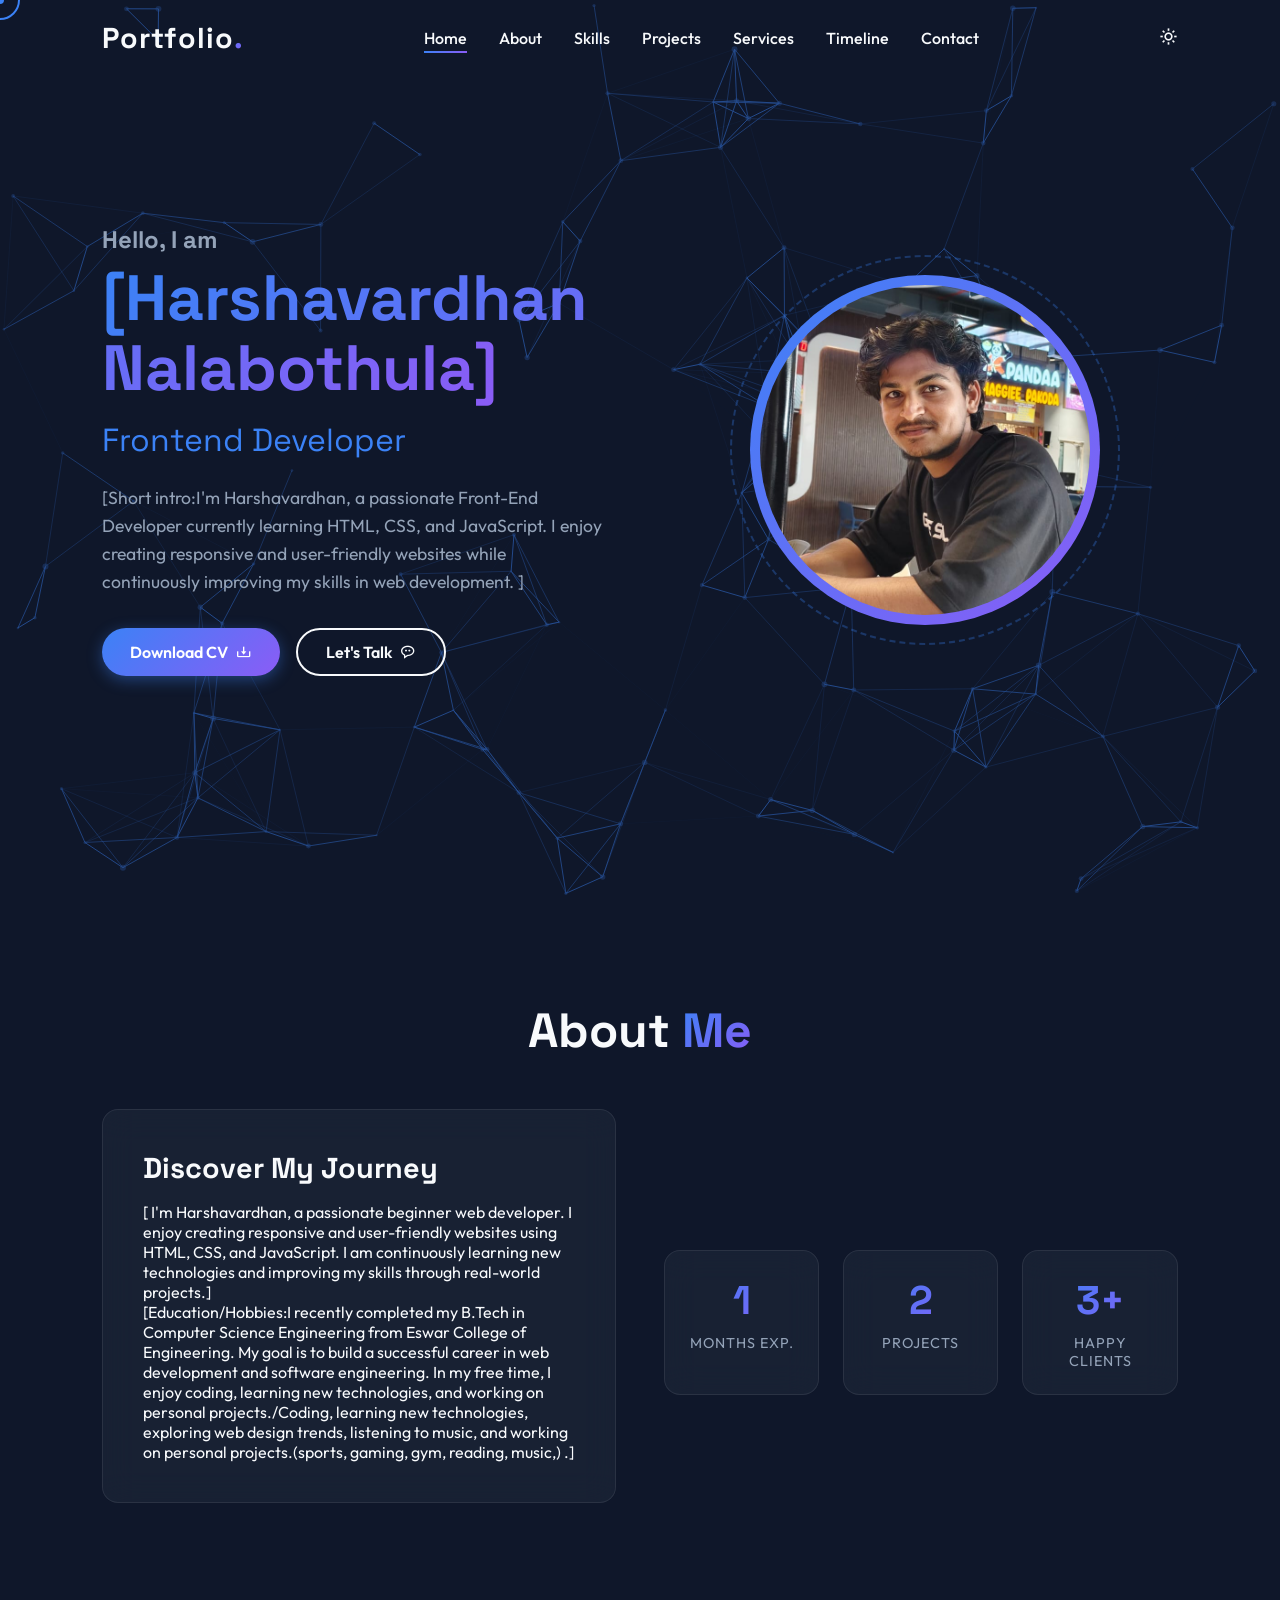
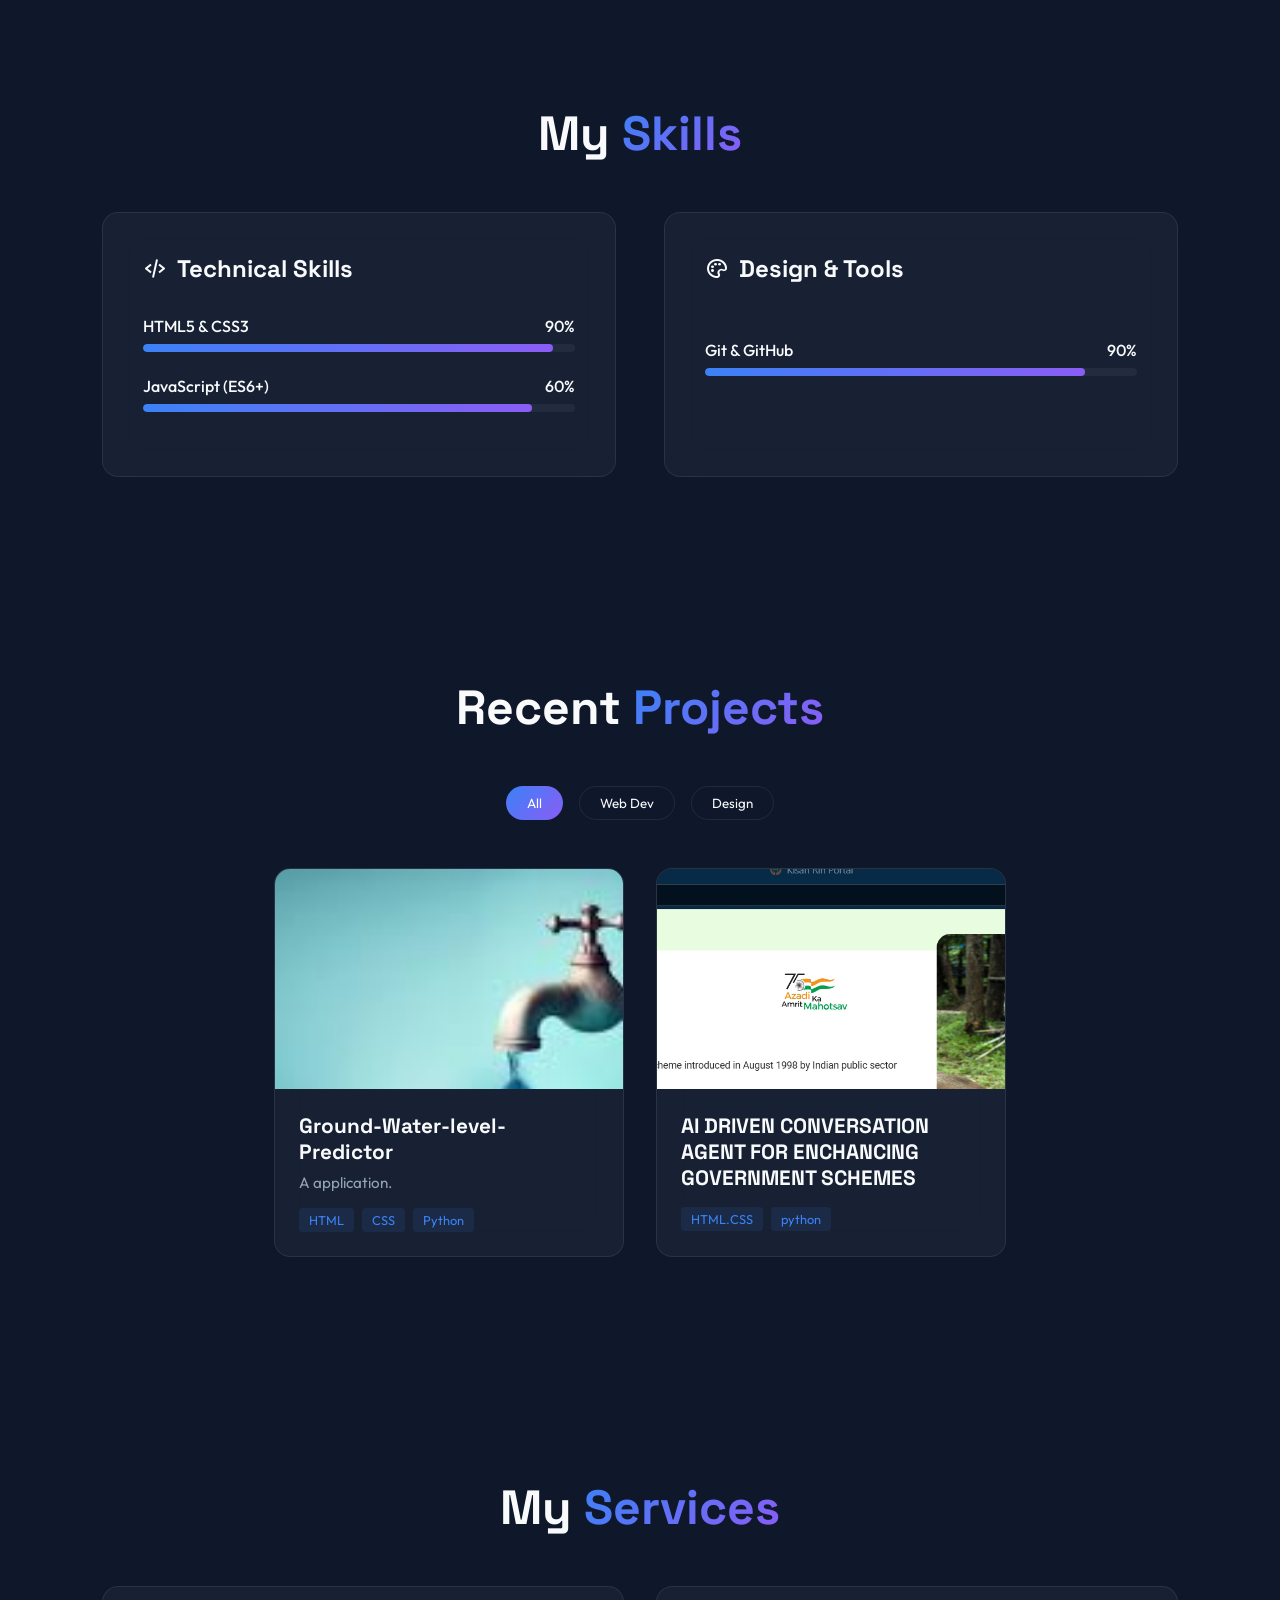
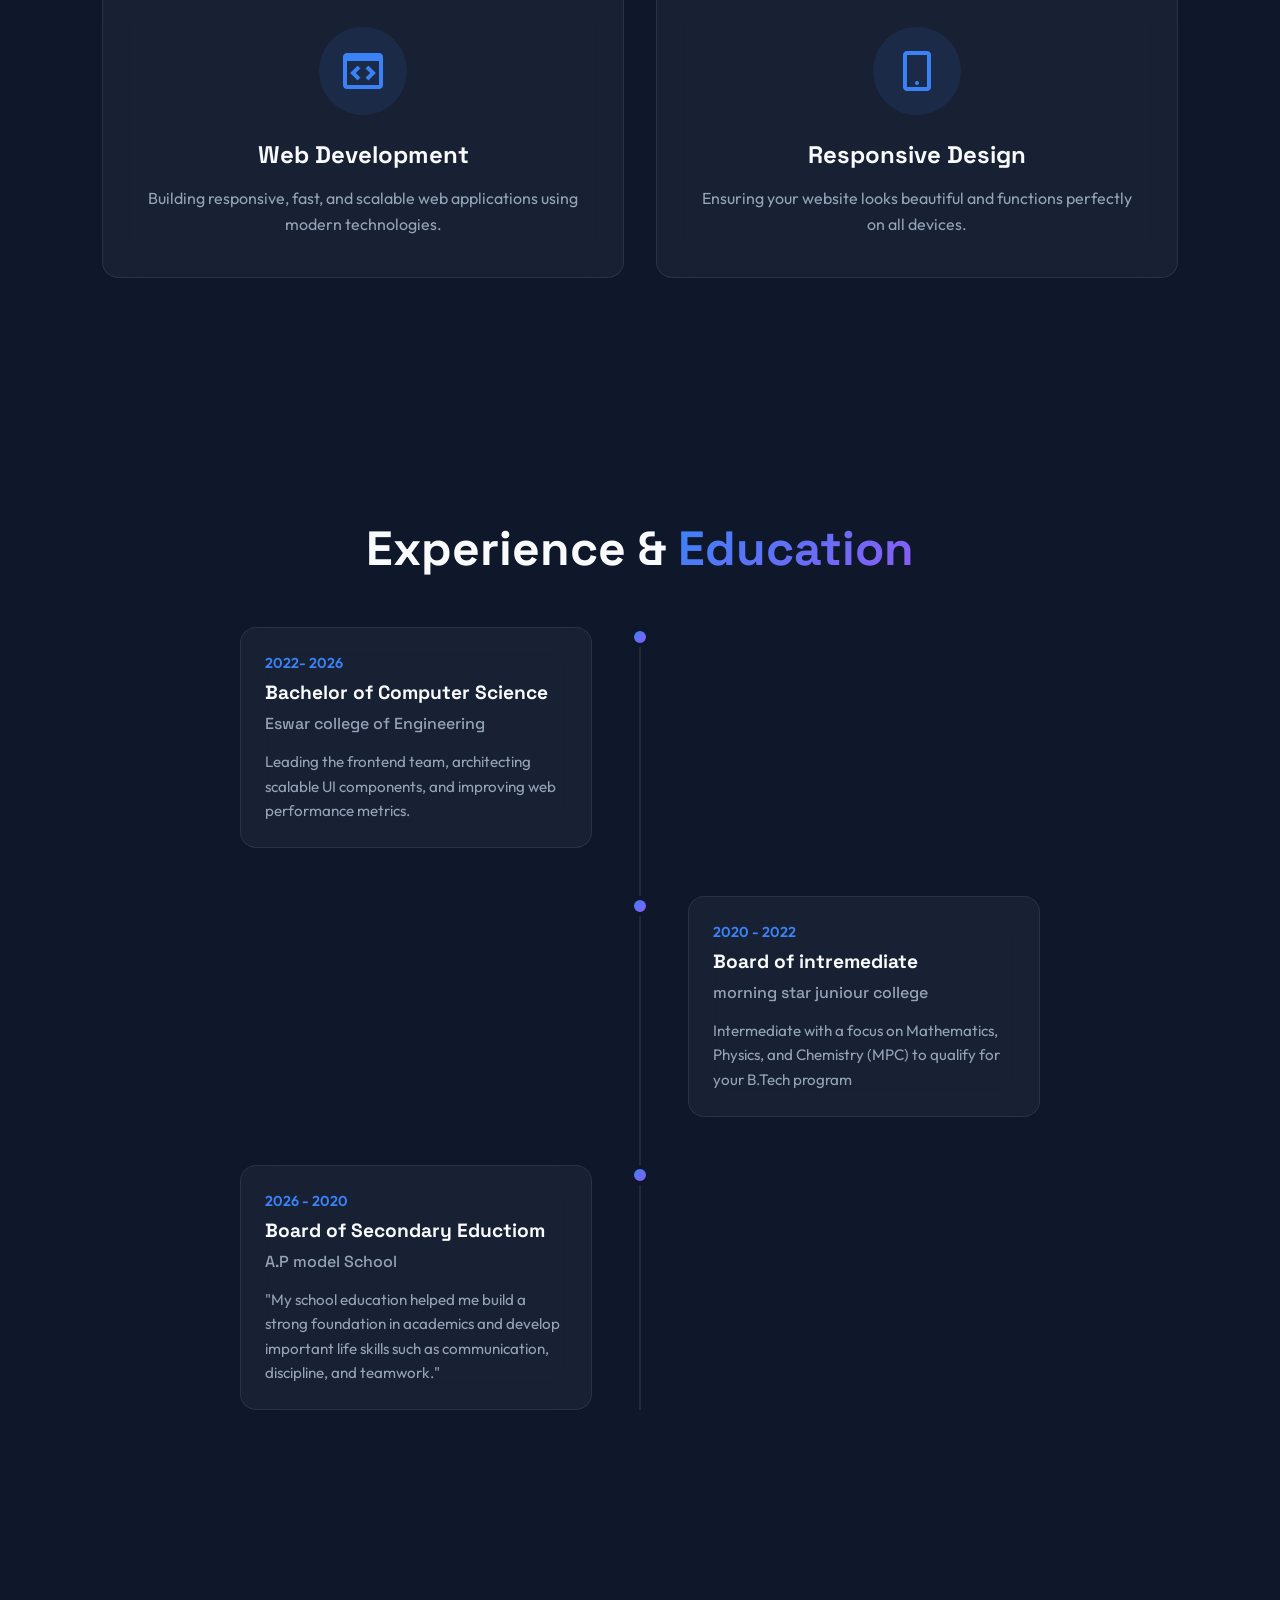
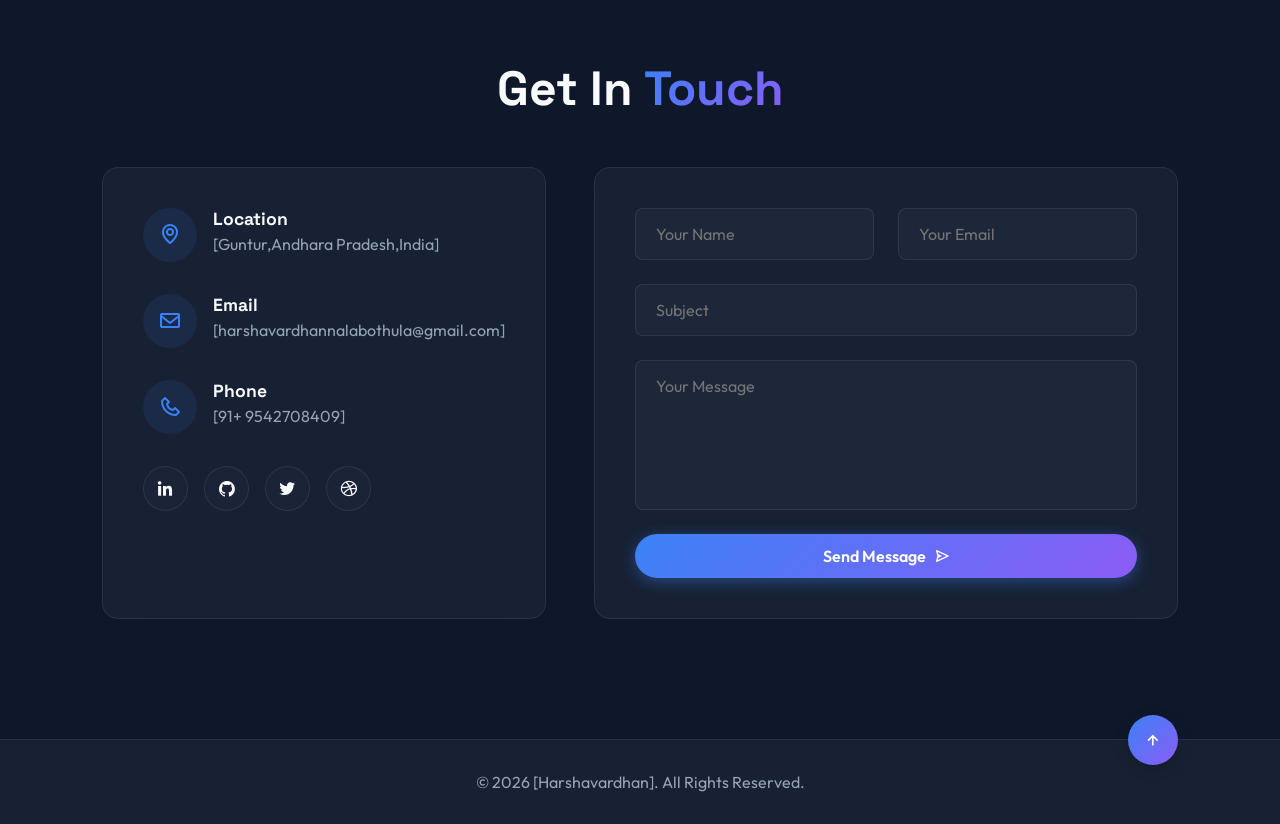
<file: index.html>
<!DOCTYPE html>
<html lang="en" data-theme="dark">

<head>
    <meta charset="UTF-8">
    <meta name="viewport" content="width=device-width, initial-scale=1.0">
    <meta name="description" content="Premium Personal Portfolio">
    <title>My Portfolio</title>

    <!-- Boxicons for icons -->
    <link href='https://unpkg.com/boxicons@2.1.4/css/boxicons.min.css' rel='stylesheet'>

    <link rel="stylesheet" href="index.css">
</head>

<body>
    <!-- Custom Cursor -->
    <div class="cursor-dot"></div>
    <div class="cursor-outline"></div>
    <!-- Navbar -->
    <header class="navbar">
        <a href="#" class="logo">Portfolio<span class="gradient-text">.</span></a>

        <ul class="nav-links">
            <li><a href="#home" class="active">Home</a></li>
            <li><a href="#about">About</a></li>
            <li><a href="#skills">Skills</a></li>
            <li><a href="#projects">Projects</a></li>
            <li><a href="#services">Services</a></li>
            <li><a href="#timeline">Timeline</a></li>
            <li><a href="#contact">Contact</a></li>
        </ul>
        <div style="display:flex; align-items:center; gap: 20px;">
            <button id="theme-btn" class="theme-btn" aria-label="Toggle Theme">
                <i class='bx bx-sun'></i>
            </button>
            <i class='bx bx-menu menu-icon' id="menu-icon"></i>
        </div>
    </header>
    <!-- Hero Section -->
    <section id="home" class="hero">
        <canvas id="particle-canvas"></canvas>

        <div class="hero-content">
            <div class="hero-text reveal">
                <h3>Hello, I am</h3>
                <h1><span class="gradient-text">[Harshavardhan Nalabothula]</span></h1>
                <div class="typewriter-container"><span class="typing-text"></span></div>
                <p>[Short intro:I'm Harshavardhan, a passionate Front-End Developer currently learning HTML, CSS, and
                    JavaScript. I enjoy creating responsive and user-friendly websites while continuously improving my
                    skills in web development.
                    ]</p>

                <div class="btn-group">
                    <a href="#" class="btn btn-primary">Download CV <i class='bx bx-download'></i></a>
                    <a href="#contact" class="btn btn-outline">Let's Talk <i class='bx bx-message-rounded-dots'></i></a>
                </div>
            </div>

            <div class="hero-img reveal">
                <div class="img-container">
                    <!-- Placeholder Profile Image -->
                    <img src="image.jpg">
                </div>
            </div>
        </div>
    </section>

    <section id="about" class="about">
        <h2 class="section-title reveal">About <span class="gradient-text">Me</span></h2>
        <div class="about-content">
            <div class="glass-card reveal">
                <h3 style="margin-bottom: 1rem; font-size: 1.8rem;">Discover My Journey</h3>
                <p>[ I'm Harshavardhan, a passionate beginner web developer. I enjoy creating responsive and
                    user-friendly websites using HTML, CSS, and JavaScript. I am continuously learning new technologies
                    and improving my skills through real-world projects.]</p>
                <p>[Education/Hobbies:I recently completed my B.Tech in Computer Science Engineering from
                    Eswar College of Engineering. My goal is to build a successful career in web development and
                    software engineering. In my free time, I enjoy coding, learning new technologies, and working on
                    personal projects./Coding, learning new technologies, exploring web design trends, listening to
                    music, and working on personal projects.(sports, gaming, gym, reading, music,)
                    .]</p>
            </div>
            <div class="about-stats reveal">
                <div class="stat-item glass-card">
                    <div class="stat-num">1</div>
                    <div class="stat-text">months Exp.</div>
                </div>
                <div class="stat-item glass-card">
                    <div class="stat-num">2</div>
                    <div class="stat-text">Projects</div>
                </div>
                <div class="stat-item glass-card">
                    <div class="stat-num">3+</div>
                    <div class="stat-text">Happy Clients</div>
                </div>
            </div>
        </div>
    </section>

    <section id="skills" class="skills">
        <h2 class="section-title reveal">My <span class="gradient-text">Skills</span></h2>
        <div class="skills-container">

            <div class="skill-category glass-card reveal">
                <h3><i class='bx bx-code-alt'></i> Technical Skills</h3>

                <div class="skill-box">
                    <div class="skill-info">
                        <span>HTML5 & CSS3</span>
                        <span>90%</span>
                    </div>
                    <div class="skill-bar">
                        <div class="skill-progress" data-width="95%"></div>
                    </div>
                </div>
                <div class="skill-box">
                    <div class="skill-info">
                        <span>JavaScript (ES6+)</span>
                        <span>60%</span>
                    </div>
                    <div class="skill-bar">
                        <div class="skill-progress" data-width="90%"></div>
                    </div>
                </div>
                <div class="skill-box">


                </div>
            </div>
            <div class="skill-category glass-card reveal">
                <h3><i class='bx bx-palette'></i> Design & Tools</h3>

                <div class="skill-box">
                    <div class="skill-info">

                    </div>

                </div>
                <div class="skill-box">
                    <div class="skill-info">
                        <span>Git & GitHub</span>
                        <span>90%</span>
                    </div>
                    <div class="skill-bar">
                        <div class="skill-progress" data-width="88%"></div>
                    </div>
                </div>
                <div class="skill-box">
                    <div class="skill-info">

                    </div>

                </div>
            </div>
        </div>
    </section>

    <section id="projects" class="projects">
        <h2 class="section-title reveal">Recent <span class="gradient-text">Projects</span></h2>

        <div class="project-filter reveal">
            <button class="filter-btn active" data-filter="all">All</button>
            <button class="filter-btn" data-filter="web">Web Dev</button>
            <button class="filter-btn" data-filter="design">Design</button>
        </div>
        <div class="projects-grid">

            <div class="project-card glass-card reveal" data-category="web">
                <div class="project-img">
                    <img src="water.jpg" alt="Project 1">
                    <div class="project-overlay">
                        <a href="C:\Users\mahes\Downloads\Ground-Water-Level-Predictor-20260602T121257Z-3-001 - Copy"
                            class="btn btn-primary"><i class='bx bx-link-external'></i></a>
                        <a href="#" class="btn btn-outline"><i class='bx bxl-github'></i></a>
                    </div>
                </div>
                <div class="project-info">
                    <h3> Ground-Water-level-Predictor</h3>
                    <p>A application.</p>
                    <div class="project-tags">
                        <span>HTML</span><span>CSS</span><span>Python</span>
                    </div>
                </div>
            </div>

            <div class="project-card glass-card reveal" data-category="design">
                <div class="project-img">
                    <img src="form.png" alt="Project 2">
                    <div class="project-overlay">
                        <a href="d:\GovernmentSchemes\myenv" class="btn btn-primary"><i
                                class='bx bx-link-external'></i></a>
                    </div>
                </div>
                <div class="project-info">
                    <h3>AI DRIVEN CONVERSATION AGENT FOR ENCHANCING GOVERNMENT SCHEMES</h3>
                    <p></p>
                    <div class="project-tags">
                        <span>HTML.CSS</span><span>python</span>
                    </div>
                </div>
            </div>
        </div>
    </section>

    <br>
    <section id="services" class="services">
                <h2 class="section-title reveal">My <span class="gradient-text">Services</span></h2>
                <div class="services-grid">
                    <div class="service-card glass-card reveal">
                        <i class='bx bx-code-block service-icon'></i>
                        <h3>Web Development</h3>
                        <p>Building responsive, fast, and scalable web applications using modern technologies.</p>
                    </div>
                    <div class="service-card glass-card reveal">
                        <i class='bx bx-mobile-alt service-icon'></i>
                        <h3>Responsive Design</h3>
                        <p>Ensuring your website looks beautiful and functions perfectly on all devices.</p>
                    </div>

                </div>
            </section>
            <br>
            <br>
            <section id="timeline" class="timeline">
                <h2 class="section-title reveal">Experience & <span class="gradient-text">Education</span></h2>
                <div class="timeline-container">

                    <div class="timeline-item reveal">
                        <div class="timeline-dot"></div>
                        <div class="timeline-content glass-card">
                            <span class="timeline-date">2022- 2026</span>
                            <h3>Bachelor of Computer Science</h3>
                            <h4>Eswar college of Engineering</h4>
                            <p>Leading the frontend team, architecting scalable UI components, and improving web
                                performance
                                metrics.</p>
                        </div>
                    </div>

                    <div class="timeline-item reveal">
                        <div class="timeline-dot"></div>
                        <div class="timeline-content glass-card">
                            <span class="timeline-date">2020 - 2022</span>
                            <h3>Board of intremediate</h3>
                            <h4>morning star juniour college</h4>
                            <p> Intermediate with a focus on Mathematics, Physics, and Chemistry (MPC) to qualify for
                                your
                                B.Tech program</p>
                        </div>
                    </div>
                    <div class="timeline-item reveal">
                        <div class="timeline-dot"></div>
                        <div class="timeline-content glass-card">
                            <span class="timeline-date">2026 - 2020</span>
                            <h3>Board of Secondary Eductiom</h3>
                            <h4>A.P model School</h4>
                            <p>"My school education helped me build a strong foundation in academics and develop
                                important life skills such as communication, discipline, and teamwork."</p>
                        </div>
                    </div>
                </div>
            </section>
            <!-- Contact Section -->
            <section id="contact" class="contact">
                <h2 class="section-title reveal">Get In <span class="gradient-text">Touch</span></h2>

                <div class="contact-container">
                    <div class="contact-info reveal">
                        <div class="glass-card" style="height: 100%;">
                            <div class="contact-item">
                                <i class='bx bx-map'></i>
                                <div>
                                    <h4>Location</h4>
                                    <p>[Guntur,Andhara Pradesh,India]</p>
                                </div>
                            </div>

                            <div class="contact-item">
                                <i class='bx bx-envelope'></i>
                                <div>
                                    <h4>Email</h4>
                                    <p>[harshavardhannalabothula@gmail.com]</p>
                                </div>
                            </div>

                            <div class="contact-item">
                                <i class='bx bx-phone'></i>
                                <div>
                                    <h4>Phone</h4>
                                    <p>[91+ 9542708409]</p>
                                </div>
                            </div>
                            <div class="social-links">
                                <a href="Harshavardhan@gmail"><i class='bx bxl-linkedin'></i></a>
                                <a href="Harshavardhan@gmail.com"><i class='bx bxl-github'></i></a>
                                <a href="Harshavardhan Nalabothula"><i class='bx bxl-twitter'></i></a>
                                <a href="sunny valmiki"><i class='bx bxl-dribbble'></i></a>
                            </div>
                        </div>
                    </div>
                    <div class="contact-form reveal">
                        <div class="glass-card">
                            <form id="contact-form">
                                <div class="input-group">
                                    <input type="text" class="input-field" placeholder="Your Name" required>
                                    <input type="email" class="input-field" placeholder="Your Email" required>
                                </div>
                                <input type="text" class="input-field" placeholder="Subject" required>
                                <textarea class="input-field" placeholder="Your Message" required></textarea>
                                <button type="submit" class="btn btn-primary"
                                    style="width: 100%; justify-content: center;">Send
                                    Message <i class='bx bx-send'></i></button>
                            </form>
                        </div>
                    </div>
                </div>
            </section>
            <br>
            <!-- Footer -->
            <footer>
                <a href="#home" class="scroll-top"><i class='bx bx-up-arrow-alt'></i></a>
                <p class="footer-text">&copy; 2026 [Harshavardhan]. All Rights Reserved.</p>
            </footer>
            <script src="index.js"></script>
</body>

</html>
</file>
<file: index.css>
@import url('https://fonts.googleapis.com/css2?family=Outfit:wght@300;400;500;600;700;800&family=Space+Grotesk:wght@400;500;600;700&display=swap');
:root {
  /* Colors */
  --bg-color: #0f172a; /* Slate 900 */
  --bg-color-rgb: 15, 23, 42;
  --secondary-bg: #1e293b; /* Slate 800 */
  --text-color: #f8fafc; /* Slate 50 */
  --text-muted: #94a3b8; /* Slate 400 */
  
  --primary-color: #3b82f6; /* Blue 500 */
  --primary-gradient: linear-gradient(135deg, #3b82f6 0%, #8b5cf6 100%);
  --secondary-gradient: linear-gradient(135deg, #10b981 0%, #3b82f6 100%);
  
  --glass-bg: rgba(30, 41, 59, 0.6);
  --glass-border: rgba(255, 255, 255, 0.08);
  
  /* Typography */
  --font-main: 'Outfit', sans-serif;
  --font-display: 'Space Grotesk', sans-serif;
  
  /* Measurements */
  --section-padding: 100px 8%;
  --transition: all 0.3s cubic-bezier(0.4, 0, 0.2, 1);
  --radius: 16px;
}
/* Light Theme Variables */
[data-theme="light"] {
  --bg-color: #f8fafc;
  --bg-color-rgb: 248, 250, 252;
  --secondary-bg: #ffffff;
  --text-color: #0f172a;
  --text-muted: #64748b;
  --glass-bg: rgba(255, 255, 255, 0.7);
  --glass-border: rgba(0, 0, 0, 0.08);
}
* {
  margin: 0;
  padding: 0;
  box-sizing: border-box;
  text-decoration: none;
  list-style: none;
}
html {
  scroll-behavior: smooth;
  cursor: none; /* Custom Cursor */
}
body {
  font-family: var(--font-main);
  background-color: var(--bg-color);
  color: var(--text-color);
  overflow-x: hidden;
  transition: background-color var(--transition), color var(--transition);
}
/* Custom Cursor */
.cursor-dot {
  width: 8px;
  height: 8px;
  background: var(--primary-color);
  border-radius: 50%;
  position: fixed;
  top: 0;
  left: 0;
  transform: translate(-50%, -50%);
  pointer-events: none;
  z-index: 9999;
}
.cursor-outline {
  width: 40px;
  height: 40px;
  border: 2px solid var(--primary-color);
  border-radius: 50%;
  position: fixed;
  top: 0;
  left: 0;
  transform: translate(-50%, -50%);
  pointer-events: none;
  z-index: 9998;
  transition: width 0.2s, height 0.2s, background-color 0.2s;
}
/* Typography Utils */
h1, h2, h3, h4, h5, h6 {
  font-family: var(--font-display);
  font-weight: 700;
}
.gradient-text {
  background: var(--primary-gradient);
  -webkit-background-clip: text;
  -webkit-text-fill-color: transparent;
  background-clip: text;
}
.section-title {
  text-align: center;
  font-size: 3rem;
  margin-bottom: 3rem;
  position: relative;
}
/* Navbar */
.navbar {
  position: fixed;
  top: 0;
  left: 0;
  width: 100%;
  padding: 20px 8%;
  display: flex;
  justify-content: space-between;
  align-items: center;
  z-index: 1000;
  transition: var(--transition);
}
.navbar.scrolled {
  background: var(--glass-bg);
  backdrop-filter: blur(16px);
  -webkit-backdrop-filter: blur(16px);
  border-bottom: 1px solid var(--glass-border);
  padding: 15px 8%;
}
.logo {
  font-family: var(--font-display);
  font-size: 1.8rem;
  font-weight: 800;
  color: var(--text-color);
  letter-spacing: 1px;
}
.nav-links {
  display: flex;
  gap: 2rem;
  align-items: center;
}
.nav-links a {
  color: var(--text-color);
  font-weight: 500;
  position: relative;
  transition: var(--transition);
}
.nav-links a::after {
  content: '';
  position: absolute;
  width: 0;
  height: 2px;
  background: var(--primary-gradient);
  bottom: -5px;
  left: 0;
  transition: var(--transition);
}
.nav-links a:hover::after, .nav-links a.active::after {
  width: 100%;
}
.theme-btn {
  background: none;
  border: none;
  color: var(--text-color);
  font-size: 1.2rem;
  cursor: none;
  transition: var(--transition);
}
.theme-btn:hover {
  transform: scale(1.1);
  color: var(--primary-color);
}
.menu-icon {
  display: none;
  font-size: 1.5rem;
  color: var(--text-color);
  cursor: none;
}
/* Hero Section */
.hero {
  height: 100vh;
  display: flex;
  align-items: center;
  justify-content: center;
  padding: var(--section-padding);
  position: relative;
  overflow: hidden;
}
#particle-canvas {
  position: absolute;
  top: 0;
  left: 0;
  width: 100%;
  height: 100%;
  z-index: 0;
  opacity: 0.5;
}
.hero-content {
  position: relative;
  z-index: 1;
  display: flex;
  align-items: center;
  gap: 4rem;
  width: 100%;
  max-width: 1200px;
}
.hero-text {
  flex: 1;
}
.hero-text h3 {
  font-size: 1.5rem;
  color: var(--text-muted);
  margin-bottom: 0.5rem;
}
.hero-text h1 {
  font-size: 4rem;
  line-height: 1.1;
  margin-bottom: 1rem;
}
.hero-text .typewriter-container {
  font-size: 2rem;
  font-family: var(--font-display);
  color: var(--primary-color);
  margin-bottom: 1.5rem;
  min-height: 2.5rem;
}
.hero-text p {
  color: var(--text-muted);
  font-size: 1.1rem;
  line-height: 1.6;
  margin-bottom: 2rem;
  max-width: 500px;
}
.btn-group {
  display: flex;
  gap: 1rem;
}
.btn {
  padding: 12px 28px;
  border-radius: 30px;
  font-weight: 600;
  font-size: 1rem;
  cursor: none;
  transition: var(--transition);
  display: inline-flex;
  align-items: center;
  gap: 8px;
  border: none;
  font-family: var(--font-main);
}
.btn-primary {
  background: var(--primary-gradient);
  color: white;
  box-shadow: 0 4px 15px rgba(59, 130, 246, 0.4);
}
.btn-primary:hover {
  transform: translateY(-3px);
  box-shadow: 0 8px 25px rgba(59, 130, 246, 0.6);
}
.btn-outline {
  background: transparent;
  color: var(--text-color);
  border: 2px solid var(--text-color);
}
.btn-outline:hover {
  background: var(--text-color);
  color: var(--bg-color);
}
.hero-img {
  flex: 1;
  display: flex;
  justify-content: center;
  position: relative;
}
.img-container {
  width: 350px;
  height: 350px;
  border-radius: 50%;
  padding: 10px;
  background: var(--primary-gradient);
  position: relative;
  animation: float 6s ease-in-out infinite;
}
.img-container img {
  width: 100%;
  height: 100%;
  object-fit: cover;
  border-radius: 50%;
  background: var(--secondary-bg);
}
.img-container::before {
  content: '';
  position: absolute;
  inset: -20px;
  border-radius: 50%;
  border: 2px dashed rgba(59, 130, 246, 0.3);
  animation: spin 20s linear infinite;
}
@keyframes float {
  0%, 100% { transform: translateY(0); }
  50% { transform: translateY(-20px); }
}
@keyframes spin {
  0% { transform: rotate(0deg); }
  100% { transform: rotate(360deg); }
}
/* Sections General */
section {
  padding: var(--section-padding);
}
.glass-card {
  background: var(--glass-bg);
  backdrop-filter: blur(16px);
  -webkit-backdrop-filter: blur(16px);
  border: 1px solid var(--glass-border);
  border-radius: var(--radius);
  padding: 2.5rem;
  transition: var(--transition);
}
.glass-card:hover {
  transform: translateY(-10px);
  box-shadow: 0 20px 40px rgba(0, 0, 0, 0.2);
  border-color: rgba(59, 130, 246, 0.3);
}
/* About Section */
.about-content {
  display: grid;
  grid-template-columns: 1fr 1fr;
  gap: 3rem;
  align-items: center;
}
.about-text p {
  color: var(--text-muted);
  line-height: 1.8;
  margin-bottom: 1rem;
  font-size: 1.1rem;
}
.about-stats {
  display: grid;
  grid-template-columns: repeat(3, 1fr);
  gap: 1.5rem;
  margin-top: 2rem;
}
.stat-item {
  text-align: center;
  padding: 1.5rem;
}
.stat-num {
  font-size: 2.5rem;
  font-family: var(--font-display);
  font-weight: 800;
  background: var(--primary-gradient);
  -webkit-background-clip: text;
  -webkit-text-fill-color: transparent;
  margin-bottom: 0.5rem;
}
.stat-text {
  color: var(--text-muted);
  font-size: 0.9rem;
  text-transform: uppercase;
  letter-spacing: 1px;
}
/* Skills Section */
.skills-container {
  display: grid;
  grid-template-columns: 1fr 1fr;
  gap: 3rem;
}
.skill-category h3 {
  margin-bottom: 2rem;
  font-size: 1.5rem;
  display: flex;
  align-items: center;
  gap: 10px;
}
.skill-box {
  margin-bottom: 1.5rem;
}
.skill-info {
  display: flex;
  justify-content: space-between;
  margin-bottom: 0.5rem;
  font-weight: 500;
}
.skill-bar {
  width: 100%;
  height: 8px;
  background: rgba(255, 255, 255, 0.05);
  border-radius: 4px;
  overflow: hidden;
}
.skill-progress {
  height: 100%;
  background: var(--primary-gradient);
  border-radius: 4px;
  width: 0; /* Set by JS/Animation */
  transition: width 1.5s cubic-bezier(0.1, 0.5, 0.1, 1);
}
/* Services Section */
.services-grid {
  display: grid;
  grid-template-columns: repeat(auto-fit, minmax(300px, 1fr));
  gap: 2rem;
}
.service-card {
  text-align: center;
}
.service-icon {
  font-size: 3rem;
  color: var(--primary-color);
  margin-bottom: 1.5rem;
  display: inline-block;
  padding: 20px;
  background: rgba(59, 130, 246, 0.1);
  border-radius: 50%;
  transition: var(--transition);
}
.service-card:hover .service-icon {
  transform: scale(1.1) rotate(5deg);
  background: var(--primary-gradient);
  color: white;
}
.service-card h3 {
  font-size: 1.5rem;
  margin-bottom: 1rem;
}
.service-card p {
  color: var(--text-muted);
  line-height: 1.6;
}
/* Projects Section */
.project-filter {
  display: flex;
  justify-content: center;
  gap: 1rem;
  margin-bottom: 3rem;
  flex-wrap: wrap;
}
.filter-btn {
  padding: 8px 20px;
  border-radius: 20px;
  background: transparent;
  border: 1px solid var(--glass-border);
  color: var(--text-color);
  cursor: none;
  transition: var(--transition);
  font-family: var(--font-main);
}
.filter-btn.active, .filter-btn:hover {
  background: var(--primary-gradient);
  border-color: transparent;
  color: white;
}
.projects-grid {
  display: flex;
  flex-wrap: wrap;
  justify-content: center;
  gap: 2rem;
}
.project-card {
  width: 350px;
  max-width: 100%;
  overflow: hidden;
  padding: 0;
}
.project-img {
  width: 100%;
  height: 220px;
  overflow: hidden;
  position: relative;
}
.project-img img {
  width: 100%;
  height: 220%;
  object-fit: cover;
  transition: transform 0.5s ease;
}
.project-card:hover .project-img img {
  transform: scale(1.1);
}
.project-overlay {
  position: absolute;
  top: 0;
  left: 0;
  width: 100%;
  height: 100%;
  background: rgba(15, 23, 42, 0.8);
  display: flex;
  justify-content: center;
  align-items: center;
  gap: 1rem;
  opacity: 0;
  transition: var(--transition);
}
.project-card:hover .project-overlay {
  opacity: 1;
}
.project-overlay .btn {
  padding: 10px;
  border-radius: 50%;
  width: 45px;
  height: 45px;
  justify-content: center;
}
.project-info {
  padding: 1.5rem;
}
.project-info h3 {
  font-size: 1.3rem;
  margin-bottom: 0.5rem;
}
.project-info p {
  color: var(--text-muted);
  font-size: 0.95rem;
  margin-bottom: 1rem;
}
.project-tags {
  display: flex;
  gap: 0.5rem;
  flex-wrap: wrap;
}
.project-tags span {
  font-size: 0.8rem;
  padding: 4px 10px;
  background: rgba(59, 130, 246, 0.1);
  color: var(--primary-color);
  border-radius: 4px;
}
/* Timeline / Experience */
.timeline-container {
  max-width: 800px;
  margin: 0 auto;
  position: relative;
}
.timeline-container::before {
  content: '';
  position: absolute;
  top: 0;
  left: 50%;
  transform: translateX(-50%);
  width: 2px;
  height: 100%;
  background: var(--glass-border);
}
.timeline-item {
  margin-bottom: 3rem;
  position: relative;
  width: 50%;
  padding-right: 3rem;
}
.timeline-item:nth-child(even) {
  margin-left: auto;
  padding-right: 0;
  padding-left: 3rem;
}
.timeline-dot {
  position: absolute;
  right: -10px;
  top: 0;
  width: 20px;
  height: 20px;
  border-radius: 50%;
  background: var(--primary-gradient);
  border: 4px solid var(--bg-color);
  z-index: 1;
}
.timeline-item:nth-child(even) .timeline-dot {
  left: -10px;
  right: auto;
}
.timeline-content {
  padding: 1.5rem;
}
.timeline-date {
  color: var(--primary-color);
  font-weight: 600;
  font-size: 0.9rem;
  margin-bottom: 0.5rem;
  display: inline-block;
}
.timeline-content h3 {
  font-size: 1.2rem;
  margin-bottom: 0.5rem;
}
.timeline-content h4 {
  font-size: 1rem;
  color: var(--text-muted);
  font-weight: 500;
  margin-bottom: 1rem;
}
.timeline-content p {
  color: var(--text-muted);
  font-size: 0.95rem;
  line-height: 1.6;
}
/* Contact Section */
.contact-container {
  display: grid;
  grid-template-columns: 1fr 1.5fr;
  gap: 3rem;
}
.contact-info .contact-item {
  display: flex;
  align-items: flex-start;
  gap: 1rem;
  margin-bottom: 2rem;
}
.contact-item i {
  font-size: 1.5rem;
  color: var(--primary-color);
  background: rgba(59, 130, 246, 0.1);
  padding: 15px;
  border-radius: 50%;
}
.contact-item h4 {
  font-size: 1.1rem;
  margin-bottom: 0.2rem;
}
.contact-item p {
  color: var(--text-muted);
}
.social-links {
  display: flex;
  gap: 1rem;
  margin-top: 2rem;
}
.social-links a {
  display: flex;
  align-items: center;
  justify-content: center;
  width: 45px;
  height: 45px;
  border-radius: 50%;
  background: var(--glass-bg);
  color: var(--text-color);
  font-size: 1.2rem;
  border: 1px solid var(--glass-border);
  transition: var(--transition);
}
.social-links a:hover {
  background: var(--primary-gradient);
  color: white;
  transform: translateY(-5px);
}
.contact-form form {
  display: grid;
  gap: 1.5rem;
}
.input-group {
  display: grid;
  grid-template-columns: 1fr 1fr;
  gap: 1.5rem;
}
.input-field {
  width: 100%;
  padding: 15px 20px;
  background: rgba(255, 255, 255, 0.03);
  border: 1px solid var(--glass-border);
  border-radius: 8px;
  color: var(--text-color);
  font-family: var(--font-main);
  font-size: 1rem;
  transition: var(--transition);
}
.input-field:focus {
  outline: none;
  border-color: var(--primary-color);
  background: rgba(59, 130, 246, 0.05);
}
textarea.input-field {
  height: 150px;
  resize: none;
}
/* Footer */
footer {
  text-align: center;
  padding: 2rem 8%;
  border-top: 1px solid var(--glass-border);
  background: var(--glass-bg);
  position: relative;
}
.footer-text {
  color: var(--text-muted);
}
.footer-text a {
  color: var(--primary-color);
  font-weight: 600;
}
.scroll-top {
  position: absolute;
  right: 8%;
  top: -25px;
  width: 50px;
  height: 50px;
  background: var(--primary-gradient);
  color: white;
  border-radius: 50%;
  display: flex;
  justify-content: center;
  align-items: center;
  font-size: 1.2rem;
  box-shadow: 0 4px 15px rgba(0,0,0,0.2);
  transition: var(--transition);
  cursor: none;
}
.scroll-top:hover {
  transform: translateY(-5px);
}
/* Scroll Reveal Initial States */
.reveal {
  opacity: 0;
  transform: translateY(50px);
  transition: all 0.8s ease;
}
.reveal.active {
  opacity: 1;
  transform: translateY(0);
}
/* Responsive Design */
@media (max-width: 1024px) {
  .hero-content {
    flex-direction: column-reverse;
    text-align: center;
  }
  .hero-text p {
    margin: 0 auto 2rem;
  }
  .btn-group {
    justify-content: center;
  }
  .about-content {
    grid-template-columns: 1fr;
  }
  .contact-container {
    grid-template-columns: 1fr;
  }
}
@media (max-width: 768px) {
  :root {
    --section-padding: 80px 5%;
  }
  .menu-icon {
    display: block;
  }
  .nav-links {
    position: fixed;
    top: 70px;
    right: -100%;
    width: 250px;
    height: 100vh;
    background: var(--glass-bg);
    backdrop-filter: blur(16px);
    flex-direction: column;
    padding-top: 2rem;
    transition: right 0.3s ease;
  }
  .nav-links.active {
    right: 0;
  }
  .hero-text h1 {
    font-size: 2.5rem;
  }
  .skills-container {
    grid-template-columns: 1fr;
  }
  .timeline-container::before {
    left: 20px;
  }
  .timeline-item {
    width: 100%;
    padding-left: 50px;
    padding-right: 0;
  }
  .timeline-item:nth-child(even) {
    padding-left: 50px;
  }
  .timeline-dot {
    left: 10px !important;
  }
  .input-group {
    grid-template-columns: 1fr;
  }
}
</file>
